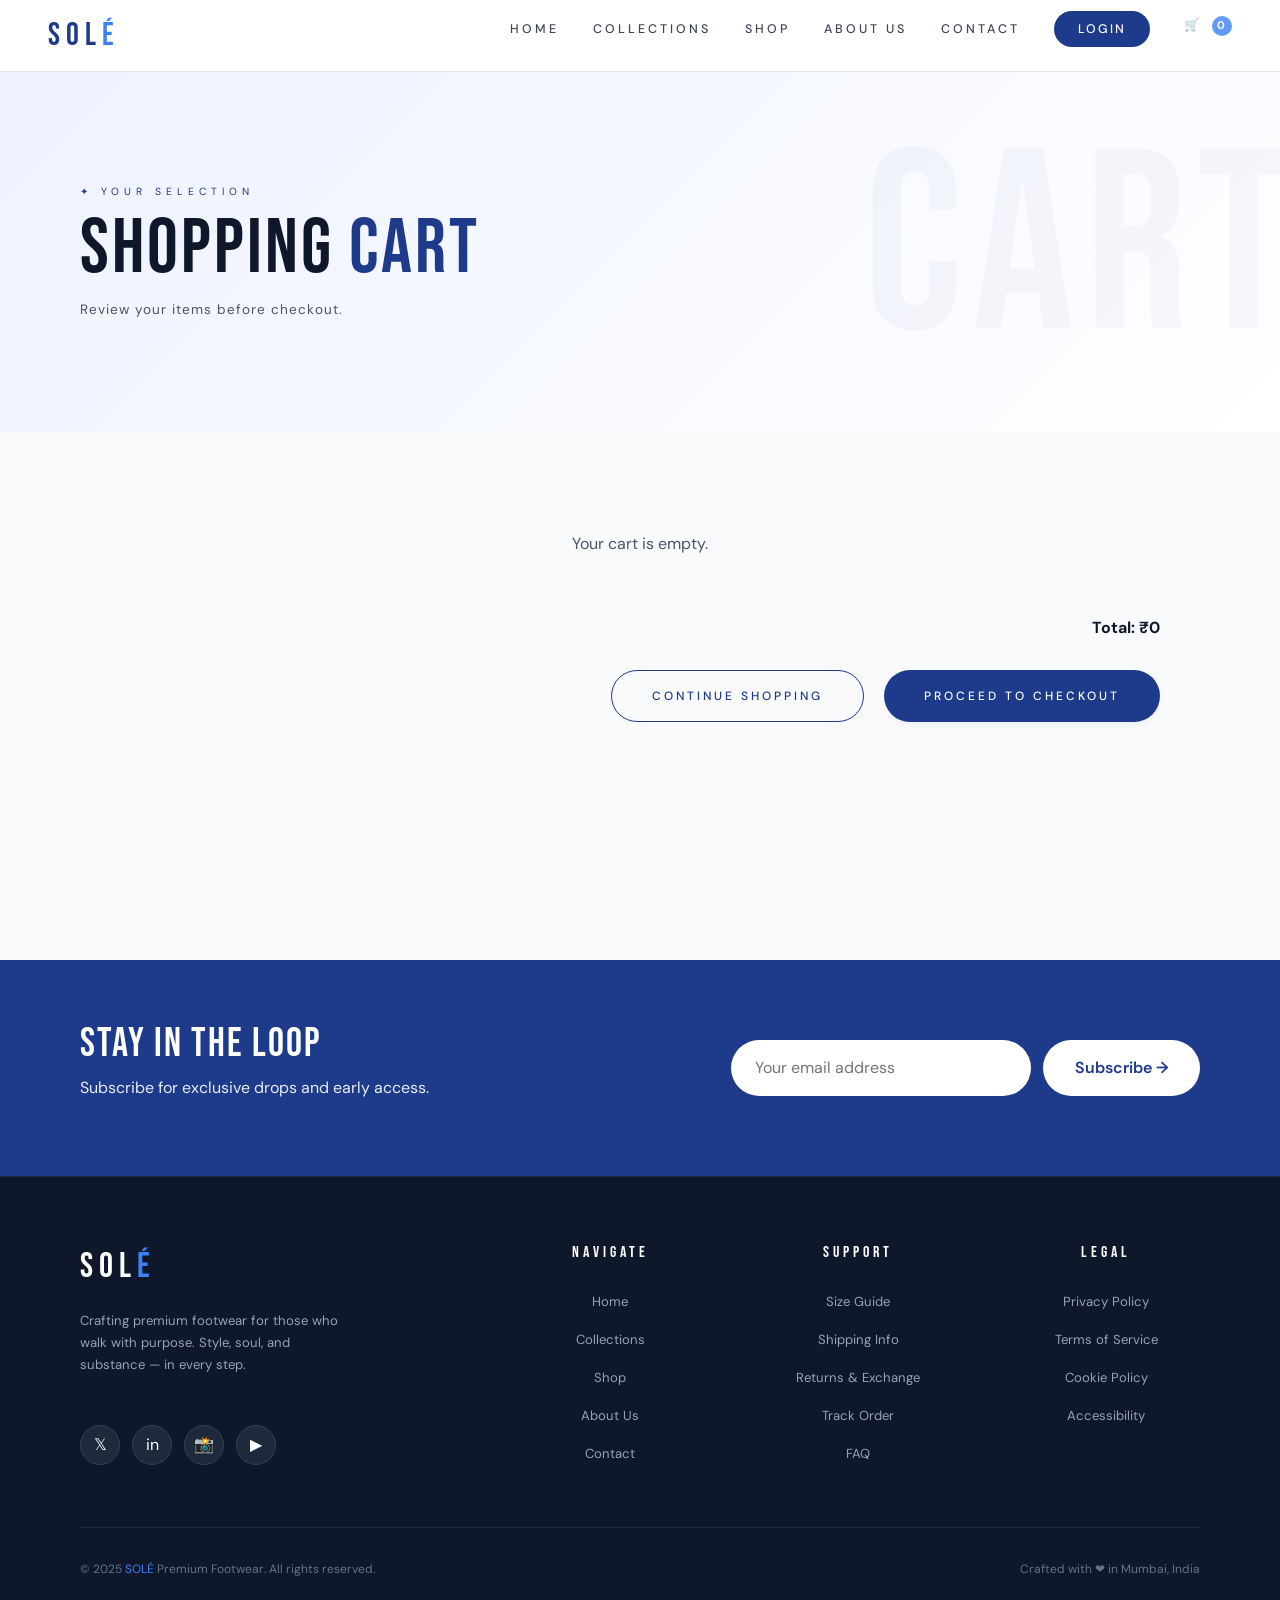
<file: cart.html>
<!DOCTYPE html>
<html lang="en">
<head>
<meta charset="UTF-8">
<meta name="viewport" content="width=device-width, initial-scale=1.0">
<title>SOLÉ — Premium Footwear</title>
<link href="https://fonts.googleapis.com/css2?family=Bebas+Neue&family=DM+Sans:ital,wght@0,300;0,400;0,500;1,300&family=Cormorant+Garamond:ital,wght@1,300;1,500&display=swap" rel="stylesheet">
<link href="https://cdn.jsdelivr.net/npm/bootstrap@5.3.3/dist/css/bootstrap.min.css" rel="stylesheet">
<link rel="stylesheet" href="css/style.css">
</head>
<body>

<!-- ─── NAVBAR ─── -->
<nav>
  <div class="nav-logo" style="cursor:pointer;" onclick="window.location.href='index.html'">SOL<span>É</span></div>
  <ul class="nav-links">
    <li><a href="index.html" id="nav-home">Home</a></li>
    <li><a href="collections.html" id="nav-collections">Collections</a></li>
    <li><a href="shop.html" id="nav-shop">Shop</a></li>
    <li><a href="about.html" id="nav-about">About Us</a></li>
    <li><a href="contact.html" id="nav-contact">Contact</a></li>
    <li><a href="login.html" id="nav-login" class="nav-cta">Login</a></li>
    <li><a href="cart.html" class="cart-link">🛒 <span id="cart-count">0</span></a></li>
  </ul>
</nav>

<!-- ════════════════ CART PAGE ════════════════ -->
<div id="page-cart" class="page active">
  <div class="page-hero" data-title="CART">
    <div class="page-hero-content">
      <div class="section-label">✦ Your Selection</div>
      <div class="page-hero-title">SHOPPING <span>CART</span></div>
      <div class="page-hero-sub">Review your items before checkout.</div>
    </div>
  </div>
  <div style="padding:40px 80px;max-width:1200px;margin:0 auto;">
    <div id="cart-items-container" class="cart-items"></div>
    <div class="cart-total">Total: ₹<span id="cart-total">0</span></div>
    <div style="display:flex;gap:20px;justify-content:flex-end;margin-top:30px;">
      <button class="btn-outline" onclick="window.location.href='shop.html'">Continue Shopping</button>
      <button class="btn-primary" onclick="alert('Proceeding to checkout!')"><span>Proceed to Checkout</span></button>
    </div>
  </div>
</div>

<!-- NEWSLETTER (original structure, subscribe now works) -->
<section class="newsletter">
  <div>
    <h3>STAY IN THE LOOP</h3>
    <p style="opacity:0.9;">Subscribe for exclusive drops and early access.</p>
  </div>
  <div class="newsletter-form">
    <input type="email" id="newsletter-email" placeholder="Your email address">
    <button onclick="handleSubscribe()">Subscribe →</button>
  </div>
</section>

<!-- FOOTER (original) -->
<footer>
  <div class="footer-grid">
    <div class="footer-brand">
      <div class="footer-logo">SOL<span>É</span></div>
      <div class="footer-tagline">Crafting premium footwear for those who walk with purpose. Style, soul, and substance — in every step.</div>
      <div class="social-links">
        <div class="social-btn">𝕏</div>
        <div class="social-btn">in</div>
        <div class="social-btn">📸</div>
        <div class="social-btn">▶</div>
      </div>
    </div>
    <div>
      <div class="footer-col-title">NAVIGATE</div>
      <ul class="footer-links">
        <li><a href="#" onclick="window.location.href='index.html'">Home</a></li>
        <li><a href="#" onclick="window.location.href='collections.html'">Collections</a></li>
        <li><a href="#" onclick="window.location.href='shop.html'">Shop</a></li>
        <li><a href="#" onclick="window.location.href='about.html'">About Us</a></li>
        <li><a href="#" onclick="window.location.href='contact.html'">Contact</a></li>
      </ul>
    </div>
    <div>
      <div class="footer-col-title">SUPPORT</div>
      <ul class="footer-links">
        <li><a href="#">Size Guide</a></li>
        <li><a href="#">Shipping Info</a></li>
        <li><a href="#">Returns & Exchange</a></li>
        <li><a href="#">Track Order</a></li>
        <li><a href="#">FAQ</a></li>
      </ul>
    </div>
    <div>
      <div class="footer-col-title">LEGAL</div>
      <ul class="footer-links">
        <li><a href="#">Privacy Policy</a></li>
        <li><a href="#">Terms of Service</a></li>
        <li><a href="#">Cookie Policy</a></li>
        <li><a href="#">Accessibility</a></li>
      </ul>
    </div>
  </div>
  <div class="footer-bottom">
    <div class="footer-copy">© 2025 <span>SOLÉ</span> Premium Footwear. All rights reserved.</div>
    <div class="footer-copy">Crafted with ❤ in Mumbai, India</div>
  </div>
</footer>

<!-- MODAL -->
<div class="modal" id="productModal">
  <div class="modal-content">
    <span class="modal-close" onclick="closeModal()">&times;</span>
    <div class="modal-product" id="modal-product-content"></div>
  </div>
</div>

<!-- TOAST NOTIFICATION -->
<div class="toast" id="toast">
  <span class="toast-icon">✅</span>
  <span id="toast-msg">Subscribed successfully!</span>
</div>

<script src="https://cdn.jsdelivr.net/npm/bootstrap@5.3.3/dist/js/bootstrap.bundle.min.js"></script>
<script src="js/script.js"></script>
</body>
</html>
</file>
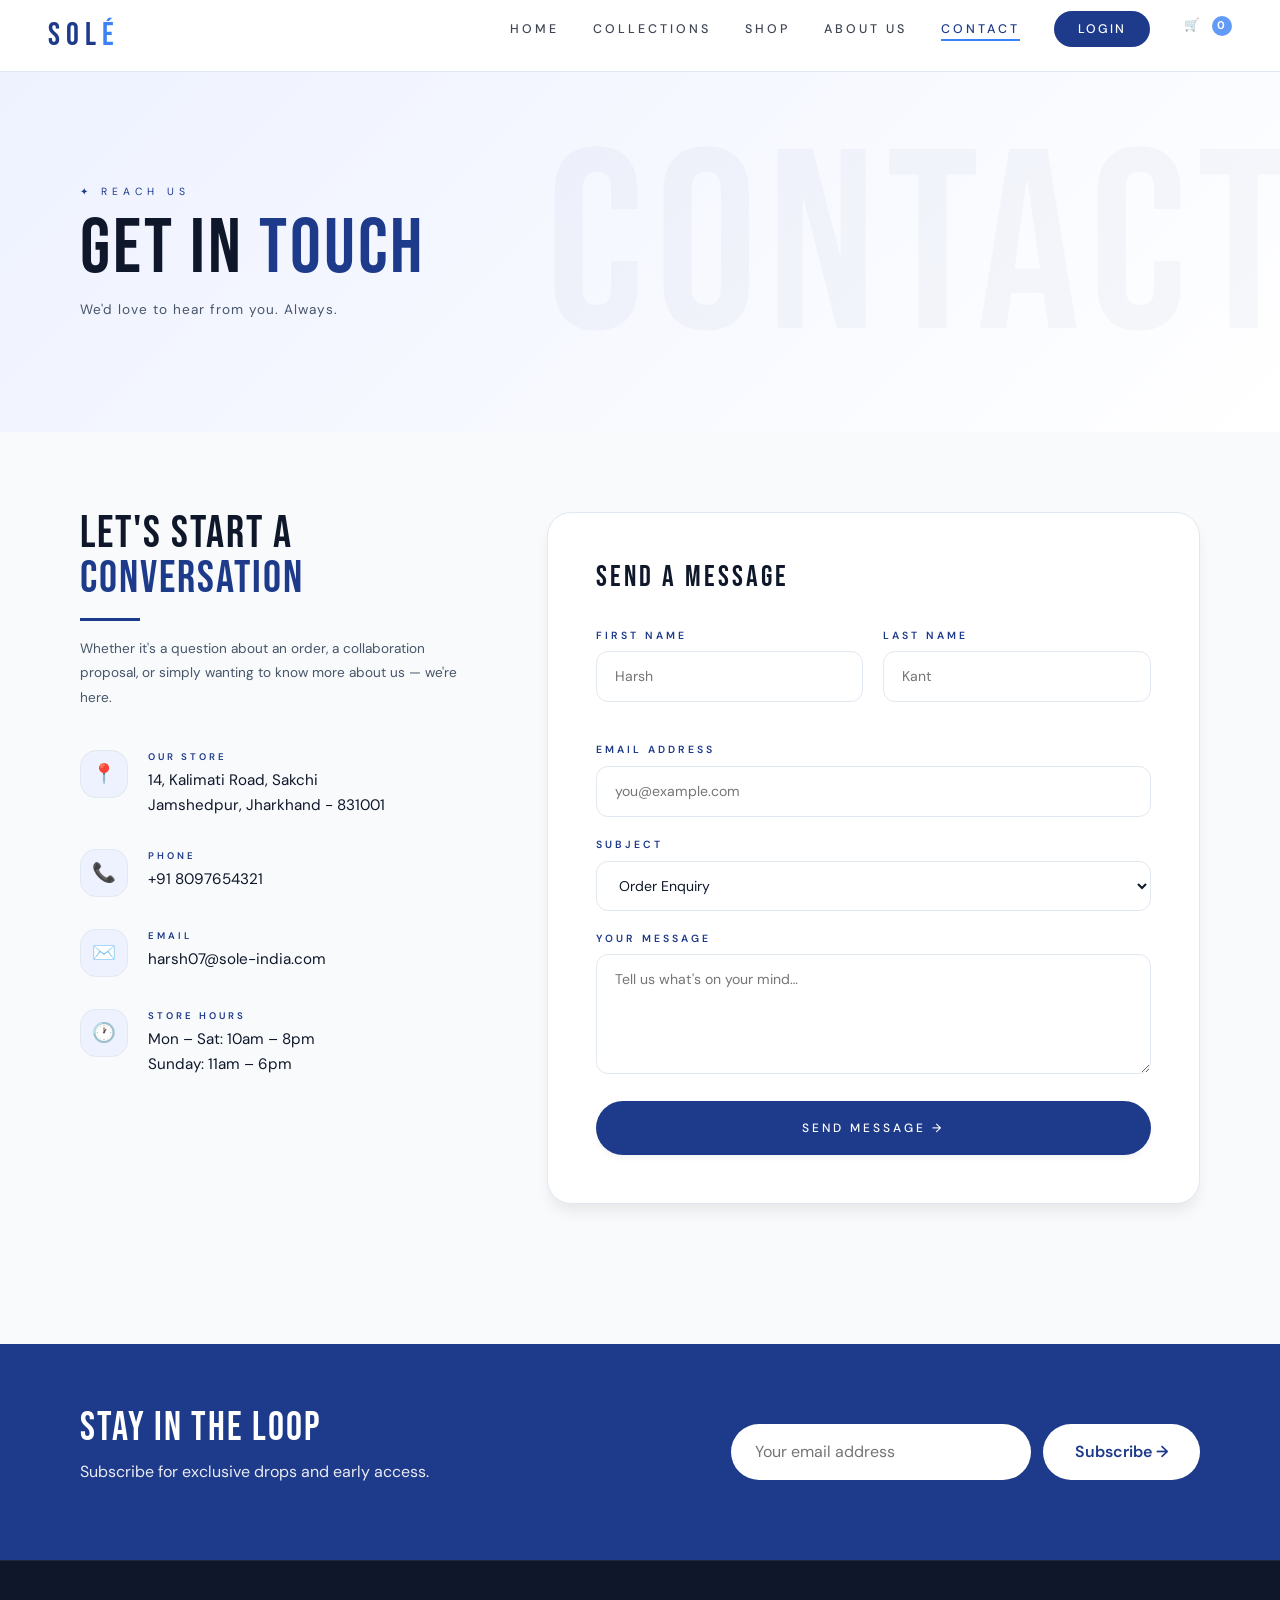
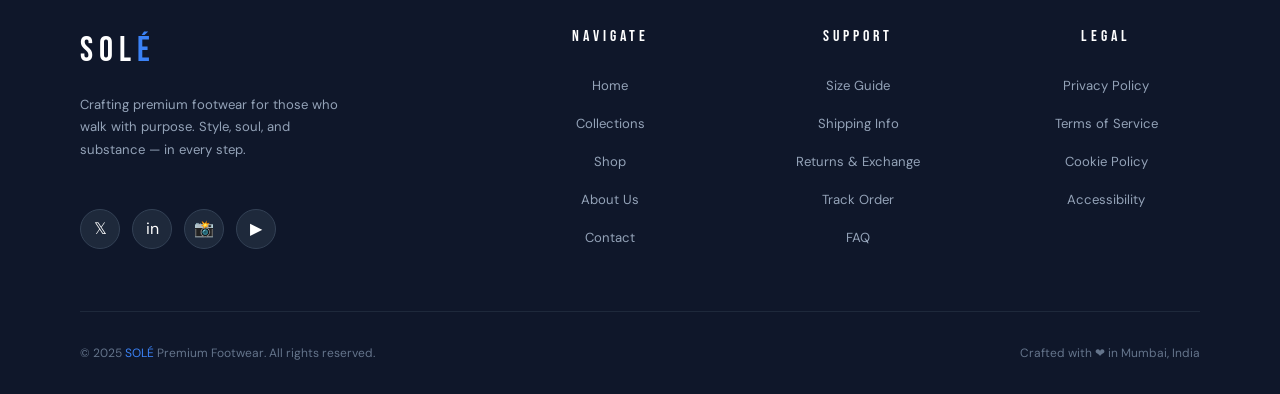
<file: contact.html>
<!DOCTYPE html>
<html lang="en">
<head>
<meta charset="UTF-8">
<meta name="viewport" content="width=device-width, initial-scale=1.0">
<title>SOLÉ — Premium Footwear</title>
<link href="https://fonts.googleapis.com/css2?family=Bebas+Neue&family=DM+Sans:ital,wght@0,300;0,400;0,500;1,300&family=Cormorant+Garamond:ital,wght@1,300;1,500&display=swap" rel="stylesheet">
<link href="https://cdn.jsdelivr.net/npm/bootstrap@5.3.3/dist/css/bootstrap.min.css" rel="stylesheet">
<link rel="stylesheet" href="css/style.css">
</head>
<body>

<!-- ─── NAVBAR ─── -->
<nav>
  <div class="nav-logo" style="cursor:pointer;" onclick="window.location.href='index.html'">SOL<span>É</span></div>
  <ul class="nav-links">
    <li><a href="index.html" id="nav-home">Home</a></li>
    <li><a href="collections.html" id="nav-collections">Collections</a></li>
    <li><a href="shop.html" id="nav-shop">Shop</a></li>
    <li><a href="about.html" id="nav-about">About Us</a></li>
    <li><a href="contact.html" id="nav-contact">Contact</a></li>
    <li><a href="login.html" id="nav-login" class="nav-cta">Login</a></li>
    <li><a href="cart.html" class="cart-link">🛒 <span id="cart-count">0</span></a></li>
  </ul>
</nav>

<!-- ════════════════ CONTACT PAGE ════════════════ -->
<div id="page-contact" class="page active">
  <div class="page-hero" data-title="CONTACT"><div class="page-hero-content"><div class="section-label">✦ Reach Us</div><div class="page-hero-title">GET IN <span>TOUCH</span></div><div class="page-hero-sub">We'd love to hear from you. Always.</div></div></div>
  <div class="contact-layout">
    <div class="contact-left">
      <h2 style="font-family:'Bebas Neue',sans-serif;font-size:2.8rem;letter-spacing:2px;color:var(--dark-text);line-height:1;margin-bottom:8px;">LET'S START A<br><span style="color:var(--primary-blue);">CONVERSATION</span></h2><div class="divider-line"></div><p style="color:var(--muted-text);font-size:0.85rem;line-height:1.8;margin-bottom:40px;">Whether it's a question about an order, a collaboration proposal, or simply wanting to know more about us — we're here.</p>
      <div class="contact-info-item"><div class="contact-icon">📍</div><div><div class="contact-info-label">Our Store</div><div class="contact-info-val">14, Kalimati Road, Sakchi<br>Jamshedpur, Jharkhand - 831001</div></div></div>
      <div class="contact-info-item"><div class="contact-icon">📞</div><div><div class="contact-info-label">Phone</div><div class="contact-info-val">+91 8097654321</div></div></div>
      <div class="contact-info-item"><div class="contact-icon">✉️</div><div><div class="contact-info-label">Email</div><div class="contact-info-val">harsh07@sole-india.com</div></div></div>
      <div class="contact-info-item"><div class="contact-icon">🕐</div><div><div class="contact-info-label">Store Hours</div><div class="contact-info-val">Mon – Sat: 10am – 8pm<br>Sunday: 11am – 6pm</div></div></div>
    </div>
    <div class="contact-form">
      <h3 style="font-family:'Bebas Neue',sans-serif;font-size:1.8rem;letter-spacing:3px;color:var(--dark-text);margin-bottom:32px;">SEND A MESSAGE</h3>
      <form id="contactForm" action="https://api.web3forms.com/submit" method="POST">
        <input type="hidden" name="access_key" value="a686854d-e722-40cd-bc6a-5eeda5dccbdd">
        <div class="form-row">
          <div class="form-group"><label>First Name</label><input type="text" name="name" placeholder="Harsh" required></div>
          <div class="form-group"><label>Last Name</label><input type="text" name="last_name" placeholder="Kant" required></div>
        </div>
        <div class="form-group"><label>Email Address</label><input type="email" name="email" placeholder="you@example.com" required></div>
        <div class="form-group">
          <label>Subject</label>
          <select name="subject">
            <option>Order Enquiry</option>
            <option>Product Information</option>
            <option>Return / Exchange</option>
            <option>Wholesale</option>
            <option>Other</option>
          </select>
        </div>
        <div class="form-group"><label>Your Message</label><textarea name="message" placeholder="Tell us what's on your mind…" required></textarea></div>
        <button type="submit" class="btn-primary" style="width:100%;padding:18px;"><span>Send Message →</span></button>
      </form>
    </div>
  </div>
</div>

<!-- NEWSLETTER (original structure, subscribe now works) -->
<section class="newsletter">
  <div>
    <h3>STAY IN THE LOOP</h3>
    <p style="opacity:0.9;">Subscribe for exclusive drops and early access.</p>
  </div>
  <div class="newsletter-form">
    <input type="email" id="newsletter-email" placeholder="Your email address">
    <button onclick="handleSubscribe()">Subscribe →</button>
  </div>
</section>

<!-- FOOTER (original) -->
<footer>
  <div class="footer-grid">
    <div class="footer-brand">
      <div class="footer-logo">SOL<span>É</span></div>
      <div class="footer-tagline">Crafting premium footwear for those who walk with purpose. Style, soul, and substance — in every step.</div>
      <div class="social-links">
        <div class="social-btn">𝕏</div>
        <div class="social-btn">in</div>
        <div class="social-btn">📸</div>
        <div class="social-btn">▶</div>
      </div>
    </div>
    <div>
      <div class="footer-col-title">NAVIGATE</div>
      <ul class="footer-links">
        <li><a href="#" onclick="window.location.href='index.html'">Home</a></li>
        <li><a href="#" onclick="window.location.href='collections.html'">Collections</a></li>
        <li><a href="#" onclick="window.location.href='shop.html'">Shop</a></li>
        <li><a href="#" onclick="window.location.href='about.html'">About Us</a></li>
        <li><a href="#" onclick="window.location.href='contact.html'">Contact</a></li>
      </ul>
    </div>
    <div>
      <div class="footer-col-title">SUPPORT</div>
      <ul class="footer-links">
        <li><a href="#">Size Guide</a></li>
        <li><a href="#">Shipping Info</a></li>
        <li><a href="#">Returns & Exchange</a></li>
        <li><a href="#">Track Order</a></li>
        <li><a href="#">FAQ</a></li>
      </ul>
    </div>
    <div>
      <div class="footer-col-title">LEGAL</div>
      <ul class="footer-links">
        <li><a href="#">Privacy Policy</a></li>
        <li><a href="#">Terms of Service</a></li>
        <li><a href="#">Cookie Policy</a></li>
        <li><a href="#">Accessibility</a></li>
      </ul>
    </div>
  </div>
  <div class="footer-bottom">
    <div class="footer-copy">© 2025 <span>SOLÉ</span> Premium Footwear. All rights reserved.</div>
    <div class="footer-copy">Crafted with ❤ in Mumbai, India</div>
  </div>
</footer>

<!-- MODAL -->
<div class="modal" id="productModal">
  <div class="modal-content">
    <span class="modal-close" onclick="closeModal()">&times;</span>
    <div class="modal-product" id="modal-product-content"></div>
  </div>
</div>

<!-- TOAST NOTIFICATION -->
<div class="toast" id="toast">
  <span class="toast-icon">✅</span>
  <span id="toast-msg">Subscribed successfully!</span>
</div>

<script src="https://cdn.jsdelivr.net/npm/bootstrap@5.3.3/dist/js/bootstrap.bundle.min.js"></script>
<script src="js/script.js"></script>
</body>
</html>
</file>
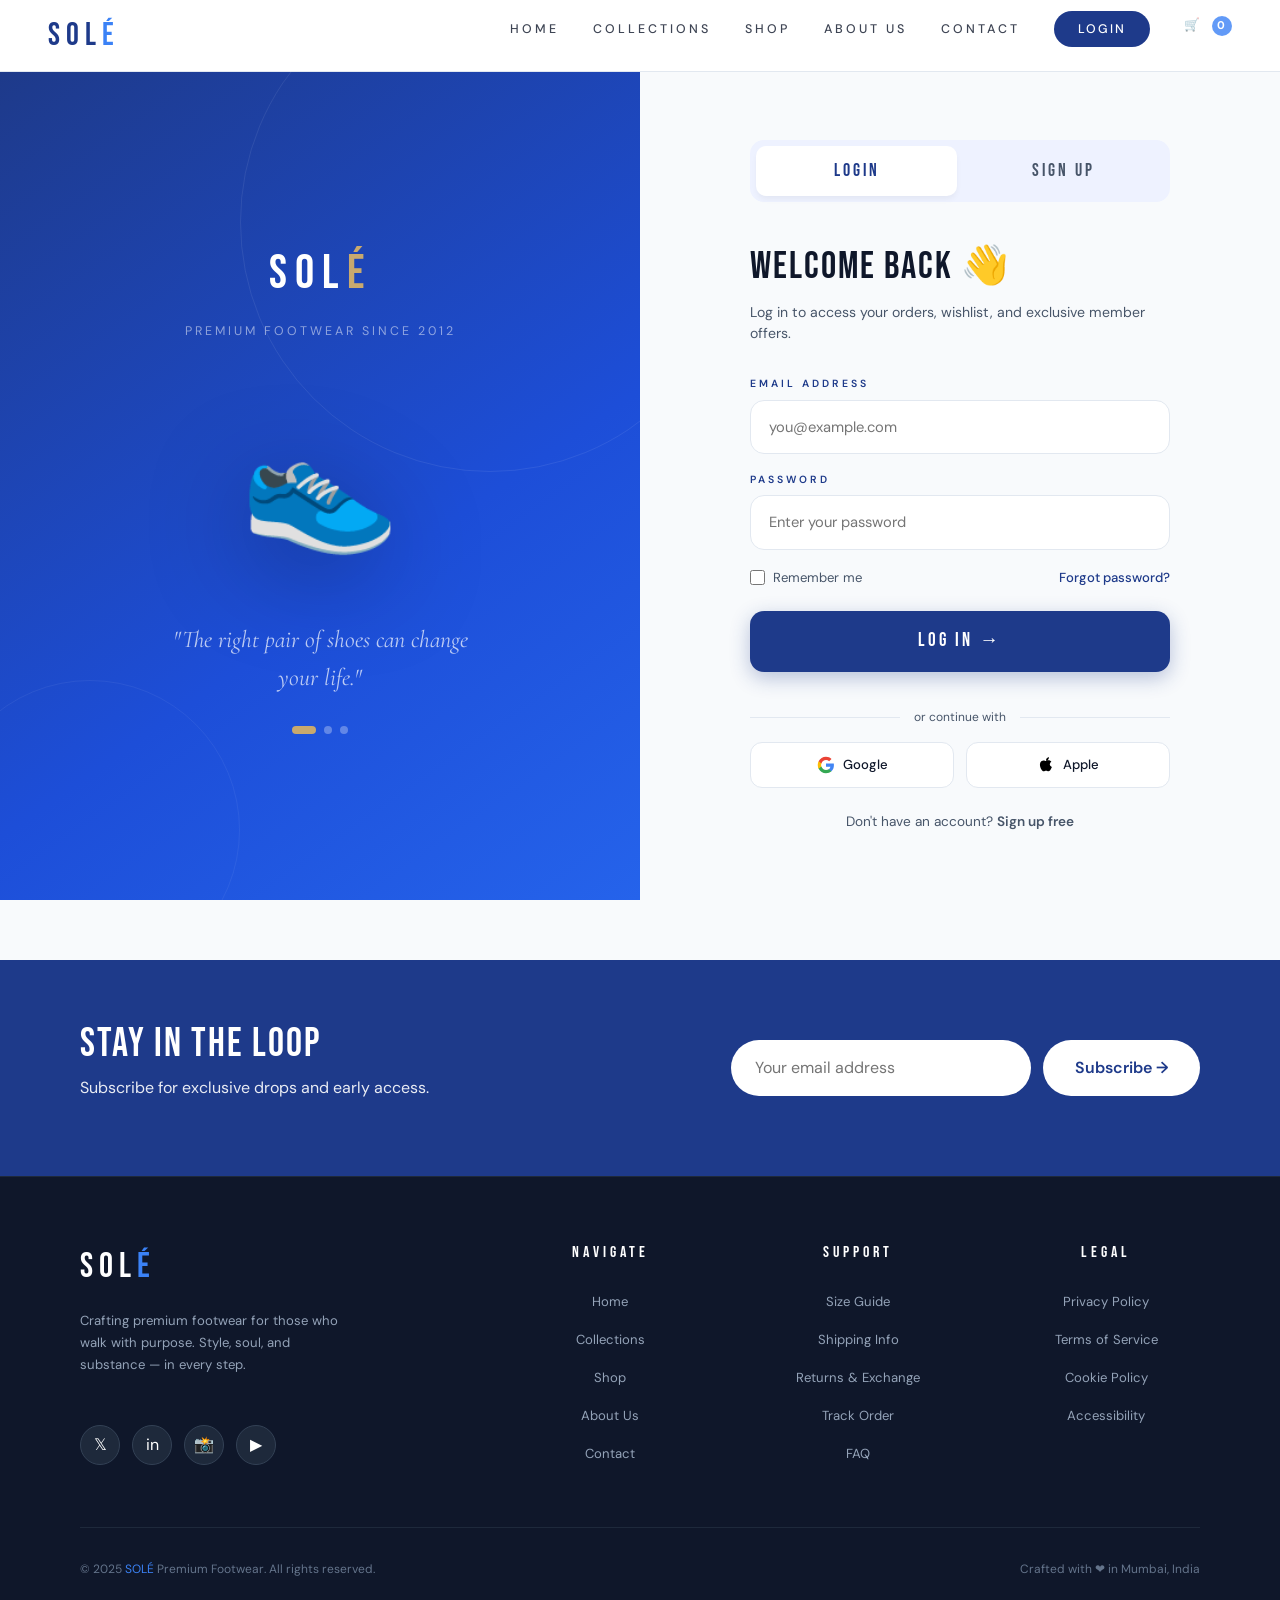
<file: login.html>
<!DOCTYPE html>
<html lang="en">
<head>
<meta charset="UTF-8">
<meta name="viewport" content="width=device-width, initial-scale=1.0">
<title>SOLÉ — Premium Footwear</title>
<link href="https://fonts.googleapis.com/css2?family=Bebas+Neue&family=DM+Sans:ital,wght@0,300;0,400;0,500;1,300&family=Cormorant+Garamond:ital,wght@1,300;1,500&display=swap" rel="stylesheet">
<link href="https://cdn.jsdelivr.net/npm/bootstrap@5.3.3/dist/css/bootstrap.min.css" rel="stylesheet">
<link rel="stylesheet" href="css/style.css">
</head>
<body>

<!-- ─── NAVBAR ─── -->
<nav>
  <div class="nav-logo" style="cursor:pointer;" onclick="window.location.href='index.html'">SOL<span>É</span></div>
  <ul class="nav-links">
    <li><a href="index.html" id="nav-home">Home</a></li>
    <li><a href="collections.html" id="nav-collections">Collections</a></li>
    <li><a href="shop.html" id="nav-shop">Shop</a></li>
    <li><a href="about.html" id="nav-about">About Us</a></li>
    <li><a href="contact.html" id="nav-contact">Contact</a></li>
    <li><a href="login.html" id="nav-login" class="nav-cta">Login</a></li>
    <li><a href="cart.html" class="cart-link">🛒 <span id="cart-count">0</span></a></li>
  </ul>
</nav>

<!-- ════════════════ LOGIN PAGE (REDESIGNED) ════════════════ -->
<div id="page-login" class="page active">
  <div class="login-page-wrap">

    <!-- Left visual panel -->
    <div class="login-visual">
      <div class="lv-logo">SOL<span>É</span></div>
      <div class="lv-tagline">Premium Footwear Since 2012</div>
      <div class="lv-shoe">👟</div>
      <div class="lv-quote">"The right pair of shoes can change your life."</div>
      <div class="lv-dots">
        <div class="lv-dot active"></div>
        <div class="lv-dot"></div>
        <div class="lv-dot"></div>
      </div>
    </div>

    <!-- Right form panel -->
    <div class="login-form-panel">
      <div class="login-box">
        <!-- Tabs -->
        <div class="login-tabs">
          <div class="login-tab active" onclick="switchLoginTab('login')">Login</div>
          <div class="login-tab" onclick="switchLoginTab('signup')">Sign Up</div>
        </div>

        <!-- LOGIN FORM -->
        <div id="login-form" class="login-form active">
          <div class="login-title">Welcome Back 👋</div>
          <div class="login-subtitle">Log in to access your orders, wishlist, and exclusive member offers.</div>
          <div class="lf-group"><label>Email Address</label><input type="email" placeholder="you@example.com"></div>
          <div class="lf-group"><label>Password</label><input type="password" id="login-pwd" placeholder="Enter your password"></div>
          <div class="lf-row">
            <label class="lf-check"><input type="checkbox"> Remember me</label>
            <a href="#" class="lf-forgot">Forgot password?</a>
          </div>
          <button class="btn-login" onclick="handleLogin()">LOG IN →</button>
          <div class="lf-divider"><span>or continue with</span></div>
          <div class="social-login">
            <button class="social-login-btn"><svg width="18" height="18" viewBox="0 0 24 24" xmlns="http://www.w3.org/2000/svg"><path d="M22.56 12.25c0-.78-.07-1.53-.2-2.25H12v4.26h5.92c-.26 1.37-1.04 2.53-2.21 3.31v2.77h3.57c2.08-1.92 3.28-4.74 3.28-8.09z" fill="#4285F4"/><path d="M12 23c2.97 0 5.46-.98 7.28-2.66l-3.57-2.77c-.98.66-2.23 1.06-3.71 1.06-2.86 0-5.29-1.93-6.16-4.53H2.18v2.84C3.99 20.53 7.7 23 12 23z" fill="#34A853"/><path d="M5.84 14.09c-.22-.66-.35-1.36-.35-2.09s.13-1.43.35-2.09V7.07H2.18C1.43 8.55 1 10.22 1 12s.43 3.45 1.18 4.93l2.85-2.22.81-.62z" fill="#FBBC05"/><path d="M12 5.38c1.62 0 3.06.56 4.21 1.64l3.15-3.15C17.45 2.09 14.97 1 12 1 7.7 1 3.99 3.47 2.18 7.07l3.66 2.84c.87-2.6 3.3-4.53 6.16-4.53z" fill="#EA4335"/></svg> Google</button>
            <button class="social-login-btn"><svg width="18" height="18" viewBox="0 0 24 24" xmlns="http://www.w3.org/2000/svg"><path d="M17.05 11.46c-.02-2.45 2.01-3.64 2.1-3.69-1.15-1.68-2.94-1.92-3.57-1.94-1.51-.15-2.95.89-3.72.89-.78 0-1.95-.87-3.21-.85-1.62.02-3.12.94-3.95 2.4-1.68 2.92-.43 7.23 1.22 9.6.81 1.16 1.76 2.45 3.02 2.41 1.21-.04 1.69-.78 3.16-.78 1.46 0 1.91.78 3.18.75 1.3-.02 2.13-1.17 2.93-2.33 1.12-1.64 1.58-3.23 1.6-3.32-.04-.02-2.73-1.04-2.76-3.14zM14.94 4.54c.67-.81 1.12-1.94.99-3.04-1.01.04-2.19.67-2.88 1.5-.6.71-1.13 1.87-.98 2.95 1.12.09 2.22-.61 2.87-1.41z" fill="#000000"/></svg> Apple</button>
          </div>
          <div class="lf-switch">Don't have an account? <a onclick="switchLoginTab('signup')">Sign up free</a></div>
        </div>

        <!-- SIGNUP FORM -->
        <div id="signup-form" class="login-form">
          <div class="login-title">Create Account ✨</div>
          <div class="login-subtitle">Join 50,000+ style-forward customers. Get early access to new drops and exclusive deals.</div>
          <div class="lf-group"><label>Full Name</label><input type="text" placeholder="Enter your name"></div>
          <div class="lf-group"><label>Email Address</label><input type="email" placeholder="you@example.com"></div>
          <div class="lf-group">
            <label>Password</label>
            <input type="password" id="signup-pwd" placeholder="Create a strong password" oninput="checkStrength(this.value)">
            <div class="strength-bar"><div class="strength-fill" id="strength-fill"></div></div>
          </div>
          <div class="lf-group"><label>Confirm Password</label><input type="password" placeholder="Confirm your password"></div>
          <button class="btn-login" onclick="handleSignup()">CREATE ACCOUNT →</button>
          <div class="lf-divider"><span>or sign up with</span></div>
          <div class="social-login">
            <button class="social-login-btn"><svg width="18" height="18" viewBox="0 0 24 24" xmlns="http://www.w3.org/2000/svg"><path d="M22.56 12.25c0-.78-.07-1.53-.2-2.25H12v4.26h5.92c-.26 1.37-1.04 2.53-2.21 3.31v2.77h3.57c2.08-1.92 3.28-4.74 3.28-8.09z" fill="#4285F4"/><path d="M12 23c2.97 0 5.46-.98 7.28-2.66l-3.57-2.77c-.98.66-2.23 1.06-3.71 1.06-2.86 0-5.29-1.93-6.16-4.53H2.18v2.84C3.99 20.53 7.7 23 12 23z" fill="#34A853"/><path d="M5.84 14.09c-.22-.66-.35-1.36-.35-2.09s.13-1.43.35-2.09V7.07H2.18C1.43 8.55 1 10.22 1 12s.43 3.45 1.18 4.93l2.85-2.22.81-.62z" fill="#FBBC05"/><path d="M12 5.38c1.62 0 3.06.56 4.21 1.64l3.15-3.15C17.45 2.09 14.97 1 12 1 7.7 1 3.99 3.47 2.18 7.07l3.66 2.84c.87-2.6 3.3-4.53 6.16-4.53z" fill="#EA4335"/></svg> Google</button>
            <button class="social-login-btn"><svg width="18" height="18" viewBox="0 0 24 24" xmlns="http://www.w3.org/2000/svg"><path d="M17.05 11.46c-.02-2.45 2.01-3.64 2.1-3.69-1.15-1.68-2.94-1.92-3.57-1.94-1.51-.15-2.95.89-3.72.89-.78 0-1.95-.87-3.21-.85-1.62.02-3.12.94-3.95 2.4-1.68 2.92-.43 7.23 1.22 9.6.81 1.16 1.76 2.45 3.02 2.41 1.21-.04 1.69-.78 3.16-.78 1.46 0 1.91.78 3.18.75 1.3-.02 2.13-1.17 2.93-2.33 1.12-1.64 1.58-3.23 1.6-3.32-.04-.02-2.73-1.04-2.76-3.14zM14.94 4.54c.67-.81 1.12-1.94.99-3.04-1.01.04-2.19.67-2.88 1.5-.6.71-1.13 1.87-.98 2.95 1.12.09 2.22-.61 2.87-1.41z" fill="#000000"/></svg> Apple</button>
          </div>
          <div class="lf-terms">By signing up you agree to our <a href="#">Terms of Service</a> and <a href="#">Privacy Policy</a>.</div>
          <div class="lf-switch">Already have an account? <a onclick="switchLoginTab('login')">Log in</a></div>
        </div>

      </div>
    </div>
  </div>                
</div><!-- end login -->

<!-- NEWSLETTER (original structure, subscribe now works) -->
<section class="newsletter">
  <div>
    <h3>STAY IN THE LOOP</h3>
    <p style="opacity:0.9;">Subscribe for exclusive drops and early access.</p>
  </div>
  <div class="newsletter-form">
    <input type="email" id="newsletter-email" placeholder="Your email address">
    <button onclick="handleSubscribe()">Subscribe →</button>
  </div>
</section>

<!-- FOOTER (original) -->
<footer>
  <div class="footer-grid">
    <div class="footer-brand">
      <div class="footer-logo">SOL<span>É</span></div>
      <div class="footer-tagline">Crafting premium footwear for those who walk with purpose. Style, soul, and substance — in every step.</div>
      <div class="social-links">
        <div class="social-btn">𝕏</div>
        <div class="social-btn">in</div>
        <div class="social-btn">📸</div>
        <div class="social-btn">▶</div>
      </div>
    </div>
    <div>
      <div class="footer-col-title">NAVIGATE</div>
      <ul class="footer-links">
        <li><a href="#" onclick="window.location.href='index.html'">Home</a></li>
        <li><a href="#" onclick="window.location.href='collections.html'">Collections</a></li>
        <li><a href="#" onclick="window.location.href='shop.html'">Shop</a></li>
        <li><a href="#" onclick="window.location.href='about.html'">About Us</a></li>
        <li><a href="#" onclick="window.location.href='contact.html'">Contact</a></li>
      </ul>
    </div>
    <div>
      <div class="footer-col-title">SUPPORT</div>
      <ul class="footer-links">
        <li><a href="#">Size Guide</a></li>
        <li><a href="#">Shipping Info</a></li>
        <li><a href="#">Returns & Exchange</a></li>
        <li><a href="#">Track Order</a></li>
        <li><a href="#">FAQ</a></li>
      </ul>
    </div>
    <div>
      <div class="footer-col-title">LEGAL</div>
      <ul class="footer-links">
        <li><a href="#">Privacy Policy</a></li>
        <li><a href="#">Terms of Service</a></li>
        <li><a href="#">Cookie Policy</a></li>
        <li><a href="#">Accessibility</a></li>
      </ul>
    </div>
  </div>
  <div class="footer-bottom">
    <div class="footer-copy">© 2025 <span>SOLÉ</span> Premium Footwear. All rights reserved.</div>
    <div class="footer-copy">Crafted with ❤ in Mumbai, India</div>
  </div>
</footer>

<!-- MODAL -->
<div class="modal" id="productModal">
  <div class="modal-content">
    <span class="modal-close" onclick="closeModal()">&times;</span>
    <div class="modal-product" id="modal-product-content"></div>
  </div>
</div>

<!-- TOAST NOTIFICATION -->
<div class="toast" id="toast">
  <span class="toast-icon">✅</span>
  <span id="toast-msg">Subscribed successfully!</span>
</div>

<script src="https://cdn.jsdelivr.net/npm/bootstrap@5.3.3/dist/js/bootstrap.bundle.min.js"></script>
<script src="js/script.js"></script>
</body>
</html>
</file>
<file: css/style.css>
:root {
    --white: #ffffff; --light-bg: #f8fafc; --card-bg: #ffffff;
    --primary-blue: #1e3a8a; --accent-blue: #3b82f6; --dark-text: #0f172a;
    --muted-text: #475569; --border-light: #e2e8f0;
    --shadow-sm: 0 4px 6px -1px rgba(0, 0, 0, 0.05);
    --shadow-md: 0 10px 15px -3px rgba(0, 0, 0, 0.08);
    --shadow-lg: 0 20px 25px -5px rgba(0, 0, 0, 0.1);
    --accent-gold: #c8a96e;
  }
  * { margin: 0; padding: 0; box-sizing: border-box; }
  html { scroll-behavior: smooth; }
  body {
    font-family: 'DM Sans', sans-serif; background: var(--light-bg);
    color: var(--dark-text); overflow-x: hidden;
  }

  /* ─── NAVBAR ─── */
  nav {
    position: fixed; top: 0; left: 0; right: 0; z-index: 100;
    display: flex; align-items: center; justify-content: space-between;
    padding: 0 48px; height: 72px; background: rgba(255,255,255,0.9);
    backdrop-filter: blur(12px); border-bottom: 1px solid var(--border-light);
    transition: background 0.3s, box-shadow 0.3s;
  }
  .nav-logo { font-family: 'Bebas Neue', sans-serif; font-size: 2rem; letter-spacing: 6px; color: var(--primary-blue); cursor: pointer; }
  .nav-logo span { color: var(--accent-blue); }
  .nav-links { display: flex; gap: 34px; list-style: none; align-items: center; }
  .nav-links li a {
    text-decoration: none; color: var(--dark-text); font-size: 0.78rem; font-weight: 500;
    letter-spacing: 3px; text-transform: uppercase; opacity: 0.8; padding-bottom: 4px;
    position: relative; transition: opacity 0.3s, color 0.3s;
  }
  .nav-links li a::after { content: ''; position: absolute; bottom: 0; left: 0; width: 0; height: 2px; background: var(--accent-blue); transition: width 0.3s ease; }
  .nav-links li a:hover { opacity: 1; color: var(--primary-blue); }
  .nav-links li a:hover::after { width: 100%; }
  .nav-links li a.active { opacity: 1; color: var(--primary-blue); }
  .nav-links li a.active::after { width: 100%; }
  .nav-cta {
    background: var(--primary-blue); color: white !important; padding: 10px 24px !important;
    opacity: 1 !important; font-weight: 500 !important; letter-spacing: 2px !important;
    transition: background 0.3s, transform 0.2s !important; border-radius: 30px;
  }
  .nav-cta:hover { background: var(--accent-blue) !important; transform: scale(1.04); }
  .nav-cta::after { display: none !important; }
  .cart-link { display: flex; align-items: center; gap: 5px; }
  #cart-count {
    background: var(--accent-blue); color: white; border-radius: 50%;
    width: 20px; height: 20px; display: flex; align-items: center; justify-content: center;
    font-size: 0.7rem; font-weight: bold; margin-left: 4px;
  }

  /* ─── PAGES ─── */
  .page { display: none; min-height: 100vh; padding-top: 72px; }
  .page.active { display: block; }

  /* ─── HERO ─── */
  .hero {
    position: relative; min-height: calc(100vh - 72px); display: grid;
    grid-template-columns: 1fr 1fr; overflow: hidden;
    background: linear-gradient(145deg, #ffffff 0%, #eef2ff 100%);
  }
  .hero-left {
    display: flex; flex-direction: column; justify-content: center;
    padding: 60px 60px 80px 80px; position: relative; z-index: 2; background: transparent;
  }
  .hero-tag {
    display: inline-block; font-size: 0.65rem; letter-spacing: 5px; text-transform: uppercase;
    color: var(--primary-blue); border: 1px solid var(--primary-blue); padding: 6px 16px;
    margin-bottom: 32px; width: fit-content; animation: fadeUp 0.8s ease both;
    background: rgba(59,130,246,0.05); border-radius: 30px;
  }
  .hero-title {
    font-family: 'Bebas Neue', sans-serif; font-size: clamp(4rem,7vw,7.5rem);
    line-height: 0.92; letter-spacing: 2px; color: var(--dark-text);
    animation: fadeUp 0.8s 0.15s ease both;
  }
  .hero-title .blue { color: var(--primary-blue); }
  .hero-italic {
    font-family: 'Cormorant Garamond', serif; font-style: italic;
    font-size: clamp(2.5rem,4vw,4.5rem); color: var(--muted-text); opacity: 0.7; line-height: 1;
  }
  .hero-sub {
    margin-top: 28px; font-size: 0.9rem; font-weight: 300; line-height: 1.8;
    color: var(--muted-text); max-width: 380px; animation: fadeUp 0.8s 0.3s ease both;
  }
  .hero-actions { display: flex; gap: 16px; margin-top: 32px; animation: fadeUp 0.8s 0.45s ease both; }
  .btn-primary {
    background: var(--primary-blue); color: white; border: none; padding: 16px 40px;
    font-family: 'DM Sans', sans-serif; font-size: 0.75rem; font-weight: 500;
    letter-spacing: 3px; text-transform: uppercase; cursor: pointer;
    transition: background 0.3s, transform 0.2s; position: relative; overflow: hidden;
    border-radius: 40px; box-shadow: var(--shadow-sm);
  }
  .btn-primary::before {
    content: ''; position: absolute; top: 0; left: -100%; width: 100%; height: 100%;
    background: var(--accent-blue); transition: left 0.4s ease; z-index: 0;
  }
  .btn-primary:hover::before { left: 0; }
  .btn-primary span { position: relative; z-index: 1; }
  .btn-outline {
    background: transparent; color: var(--primary-blue); border: 1px solid var(--primary-blue);
    padding: 16px 40px; font-family: 'DM Sans', sans-serif; font-size: 0.75rem;
    font-weight: 500; letter-spacing: 3px; text-transform: uppercase; cursor: pointer;
    transition: all 0.3s; border-radius: 40px;
  }
  .btn-outline:hover { background: var(--primary-blue); color: white; }

  .hero-right { position: relative; width: 100%; height: 100%; overflow: hidden; }
  .hero-bg-image {
    position: absolute; top: 0; left: 0; width: 100%; height: 100%;
    object-fit: cover; object-position: center 30%; z-index: 1;
  }
  .hero-right::after {
    content: ''; position: absolute; inset: 0;
    background: linear-gradient(to right, rgba(255,255,255,0.1), rgba(30,58,138,0.05)); z-index: 1;
  }
  .hero-badge {
    position: absolute; top: 15%; right: 8%; width: 110px; height: 110px;
    border-radius: 50%; background: var(--primary-blue); display: flex;
    flex-direction: column; align-items: center; justify-content: center;
    animation: rotateBadge 8s linear infinite; color: white; box-shadow: var(--shadow-lg); z-index: 3;
  }
  .hero-badge .badge-num { font-family: 'Bebas Neue', sans-serif; font-size: 2rem; line-height: 1; }
  .hero-badge .badge-text { font-size: 0.55rem; letter-spacing: 2px; text-transform: uppercase; font-weight: 500; }

  /* ─── HERO EXTRA ELEMENTS (NEW – non-breaking additions) ─── */
  .hero-stats-row {
    display: flex; gap: 32px; margin-top: 36px;
    animation: fadeUp 0.8s 0.6s ease both;
  }
  .hero-stat { text-align: left; }
  .hero-stat-num {
    font-family: 'Bebas Neue', sans-serif; font-size: 2rem;
    color: var(--primary-blue); line-height: 1; letter-spacing: 1px;
  }
  .hero-stat-label {
    font-size: 0.62rem; letter-spacing: 2px; text-transform: uppercase;
    color: var(--muted-text); margin-top: 2px;
  }
  .hero-floating-card {
    position: absolute; bottom: 60px; left: 40px; z-index: 4;
    background: white; border-radius: 20px; padding: 16px 22px;
    box-shadow: 0 20px 50px rgba(30,58,138,0.18);
    display: flex; align-items: center; gap: 14px;
    animation: fadeUp 1s 0.9s ease both; border: 1px solid rgba(59,130,246,0.1);
    min-width: 220px;
  }
  .fc-icon { font-size: 2.2rem; }
  .fc-label { font-size: 0.65rem; letter-spacing: 2px; text-transform: uppercase; color: var(--muted-text); }
  .fc-val { font-family: 'Bebas Neue', sans-serif; font-size: 1.1rem; letter-spacing: 1px; color: var(--dark-text); }
  .hero-scroll-pill {
    position: absolute; bottom: 60px; right: 60px; z-index: 4;
    display: flex; flex-direction: column; align-items: center; gap: 6px;
    animation: fadeUp 1s 1s ease both;
  }
  .hero-scroll-pill span { font-size: 0.6rem; letter-spacing: 3px; text-transform: uppercase; color: rgba(255,255,255,0.7); }
  .scroll-pill-dot { width: 8px; height: 8px; border-radius: 50%; background: white; animation: scrollBounce 1.4s ease-in-out infinite; }

  .scroll-hint {
    position: absolute; bottom: 48px; right: 48px; display: flex; flex-direction: column;
    align-items: center; gap: 8px; animation: fadeUp 1s 0.8s ease both; z-index: 3;
  }
  .scroll-hint span { font-size: 0.6rem; letter-spacing: 3px; text-transform: uppercase; color: var(--muted-text); writing-mode: vertical-lr; }
  .scroll-line { width: 2px; height: 60px; background: linear-gradient(to bottom, var(--primary-blue), transparent); animation: scrollLine 1.5s ease-in-out infinite; }

  /* MARQUEE */
  .marquee-bar { 
    background: rgba(30, 58, 138, 0.9); 
    backdrop-filter: blur(12px);
    padding: 20px 0; 
    overflow: hidden; 
    white-space: nowrap; 
    border-top: 1px solid rgba(255,255,255,0.1); 
    border-bottom: 1px solid rgba(255,255,255,0.1);
    position: relative;
    z-index: 10;
    margin-top: 0;
    box-shadow: 0 10px 30px rgba(0,0,0,0.1);
  }
  .marquee-inner { display: inline-flex; animation: marquee 30s linear infinite; gap: 0; }
  .marquee-bar:hover .marquee-inner { animation-play-state: paused; }
  .marquee-item { 
    font-family: 'Bebas Neue', sans-serif; 
    font-size: 1.4rem; 
    letter-spacing: 4px; 
    color: white; 
    padding: 0 40px; 
    transition: all 0.3s ease;
    display: inline-block;
  }
  .marquee-item:hover { color: var(--accent-gold); transform: scale(1.1); cursor: default; }
  .marquee-dot { color: var(--accent-gold); font-size: 1.4rem; }

  /* SECTIONS */
  .section { padding: 100px 80px; }
  .section-header { display: flex; align-items: flex-end; justify-content: space-between; margin-bottom: 60px; }
  .section-label { font-size: 0.65rem; letter-spacing: 5px; text-transform: uppercase; color: var(--primary-blue); margin-bottom: 12px; }
  .section-title { font-family: 'Bebas Neue', sans-serif; font-size: clamp(2.5rem,4vw,4rem); line-height: 1; color: var(--dark-text); }

  .products-grid { display: grid; grid-template-columns: repeat(3, 1fr); gap: 30px; }
  .product-card {
    position: relative; background: var(--card-bg); overflow: hidden; cursor: pointer;
    transition: transform 0.4s ease, box-shadow 0.4s; border-radius: 20px;
    box-shadow: var(--shadow-sm); border: 1px solid var(--border-light);
  }
  .product-card:hover { transform: translateY(-8px); box-shadow: var(--shadow-lg); }
  .product-card:first-child { grid-row: span 2; }
  .product-img {
    width: 100%; aspect-ratio: 4/3; background: #eef2ff; display: flex;
    align-items: center; justify-content: center; overflow: hidden; position: relative;
  }
  .product-card:first-child .product-img { aspect-ratio: unset; height: 380px; }
  .product-photo { width: 100%; height: 100%; object-fit: cover; transition: transform 0.4s ease; }
  .product-card:hover .product-photo { transform: scale(1.1); }
  .product-overlay {
    position: absolute; inset: 0; background: linear-gradient(to top, rgba(255,255,255,0.9), transparent);
    opacity: 0; transition: opacity 0.3s; display: flex; align-items: flex-end; padding: 24px;
  }
  .product-card:hover .product-overlay { opacity: 1; }
  .quick-add {
    background: var(--primary-blue); color: white; border: none; padding: 12px 28px;
    font-size: 0.7rem; letter-spacing: 2px; text-transform: uppercase; cursor: pointer;
    font-family: 'DM Sans', sans-serif; font-weight: 500; width: 100%; border-radius: 40px;
  }
  .product-info { padding: 20px 24px; background: white; }
  .product-tag { font-size: 0.6rem; letter-spacing: 3px; text-transform: uppercase; color: var(--primary-blue); margin-bottom: 6px; }
  .product-name { font-family: 'Bebas Neue', sans-serif; font-size: 1.4rem; letter-spacing: 1px; color: var(--dark-text); margin-bottom: 8px; }
  .product-price { font-size: 0.95rem; font-weight: 600; color: var(--primary-blue); }
  .product-price .old { color: var(--muted-text); text-decoration: line-through; font-size: 0.8rem; margin-left: 8px; font-weight: 400; }

  /* Testimonials */
  .testimonials { background: white; padding: 80px 80px; margin: 40px 0; }
  .testimonial-grid { display: grid; grid-template-columns: repeat(3, 1fr); gap: 30px; }
  .testimonial-card { background: var(--light-bg); padding: 32px; border-radius: 24px; border: 1px solid var(--border-light); transition: all 0.3s; }
  .testimonial-card:hover { box-shadow: var(--shadow-md); border-color: var(--accent-blue); }
  .testimonial-text { font-size: 1rem; line-height: 1.7; color: var(--dark-text); margin-bottom: 24px; font-style: italic; }
  .testimonial-author { display: flex; align-items: center; gap: 12px; }
  .author-avatar { width: 48px; height: 48px; background: var(--primary-blue); border-radius: 50%; display: flex; align-items: center; justify-content: center; color: white; font-weight: bold; }
  .author-info h4 { font-weight: 600; margin-bottom: 4px; }
  .author-info p { font-size: 0.8rem; color: var(--muted-text); }

  /* Instagram */
  .instagram-feed { padding: 40px 80px 80px; text-align: center; }
  .insta-grid { display: grid; grid-template-columns: repeat(6, 1fr); gap: 16px; margin-top: 40px; }
  .insta-item { aspect-ratio: 1/1; border-radius: 16px; overflow: hidden; transition: transform 0.3s; cursor: pointer; }
  .insta-item img { width: 100%; height: 100%; object-fit: cover; }
  .insta-item:hover { transform: scale(1.05); }

  /* ─── HOME EXTRA SECTIONS (NEW – non-breaking) ─── */

  /* Brands strip */
  .brands-strip {
    background: white; border-top: 1px solid var(--border-light); border-bottom: 1px solid var(--border-light);
    padding: 28px 80px; display: flex; align-items: center; justify-content: space-between; gap: 32px;
  }
  .brands-label { font-size: 0.65rem; letter-spacing: 4px; text-transform: uppercase; color: var(--muted-text); white-space: nowrap; }
  .brands-list { display: flex; align-items: center; gap: 48px; flex:1; justify-content: center; }
  .brand-pill {
    font-family: 'Bebas Neue', sans-serif; font-size: 1.3rem; letter-spacing: 4px;
    color: #cbd5e1; transition: color 0.3s; cursor: default;
  }
  .brand-pill:hover { color: var(--primary-blue); }

  /* Why Us strip */
  .why-strip { display: grid; grid-template-columns: repeat(4,1fr); background: var(--primary-blue); }
  .why-item { padding: 40px 32px; text-align: center; border-right: 1px solid rgba(255,255,255,0.1); transition: background 0.3s; }
  .why-item:last-child { border-right: none; }
  .why-item:hover { background: rgba(255,255,255,0.05); }
  .why-icon { font-size: 2.2rem; margin-bottom: 12px; }
  .why-title { font-family: 'Bebas Neue', sans-serif; font-size: 1.2rem; letter-spacing: 2px; color: white; margin-bottom: 8px; }
  .why-desc { font-size: 0.78rem; color: rgba(255,255,255,0.6); line-height: 1.6; }

  /* Trending shoes slider row */
  .trending-section { padding: 80px 80px 40px; background: var(--light-bg); }
  .trending-scroll { display: grid; grid-template-columns: repeat(5, 1fr); gap: 20px; margin-top: 40px; overflow-x: auto; padding-bottom: 8px; }
  .trending-scroll::-webkit-scrollbar { height: 4px; }
  .trending-scroll::-webkit-scrollbar-thumb { background: var(--primary-blue); border-radius: 4px; }
  .trend-card {
    background: white; border-radius: 20px; overflow: hidden; cursor: pointer; flex-shrink: 0;
    border: 1px solid var(--border-light); transition: transform 0.3s, box-shadow 0.3s;
    box-shadow: var(--shadow-sm);
  }
  .trend-card:hover { transform: translateY(-6px); box-shadow: var(--shadow-md); }
  .trend-img { height: 180px; overflow: hidden; position: relative; }
  .trend-img img { width: 100%; height: 100%; object-fit: cover; transition: transform 0.4s; }
  .trend-card:hover .trend-img img { transform: scale(1.1); }
  .trend-badge {
    position: absolute; top: 10px; left: 10px;
    background: var(--accent-gold); color: white; font-size: 0.55rem;
    font-weight: 600; letter-spacing: 2px; text-transform: uppercase;
    padding: 3px 10px; border-radius: 20px;
  }
  .trend-info { padding: 14px 16px; }
  .trend-name { font-family: 'Bebas Neue', sans-serif; font-size: 1.1rem; letter-spacing: 1px; color: var(--dark-text); margin-bottom: 4px; }
  .trend-price { font-size: 0.85rem; font-weight: 600; color: var(--primary-blue); }

  /* Banner CTA */
  .banner-cta {
    margin: 0 80px 80px; border-radius: 28px;
    background: linear-gradient(120deg, var(--primary-blue) 0%, #1d4ed8 60%, #2563eb 100%);
    padding: 70px 80px; display: grid; grid-template-columns: 1fr auto; gap: 40px;
    align-items: center; position: relative; overflow: hidden;
  }
  .banner-cta::before {
    content: 'SOLÉ'; position: absolute; right: -40px; top: 50%;
    transform: translateY(-50%); font-family: 'Bebas Neue', sans-serif;
    font-size: 18rem; letter-spacing: 10px; color: rgba(255,255,255,0.04);
    pointer-events: none; line-height: 1;
  }
  .banner-cta-label { font-size: 0.65rem; letter-spacing: 5px; text-transform: uppercase; color: rgba(255,255,255,0.6); margin-bottom: 12px; }
  .banner-cta-title { font-family: 'Bebas Neue', sans-serif; font-size: 3.2rem; letter-spacing: 2px; color: white; line-height: 1.05; margin-bottom: 14px; }
  .banner-cta-title span { color: var(--accent-gold); }
  .banner-cta-sub { font-size: 0.9rem; color: rgba(255,255,255,0.65); line-height: 1.7; max-width: 480px; }
  .banner-cta-right { display: flex; flex-direction: column; gap: 16px; align-items: center; z-index: 1; }
  .banner-discount { background: var(--accent-gold); color: var(--dark-text); border-radius: 50%; width: 120px; height: 120px; display: flex; flex-direction: column; align-items: center; justify-content: center; box-shadow: 0 12px 30px rgba(200,169,110,0.4); }
  .bd-num { font-family: 'Bebas Neue', sans-serif; font-size: 2.5rem; line-height: 1; }
  .bd-text { font-size: 0.6rem; letter-spacing: 2px; text-transform: uppercase; font-weight: 600; }

  /* COLLECTIONS PAGE */
  .page-hero { height: 40vh; display: flex; align-items: center; padding: 0 80px; position: relative; overflow: hidden; background: linear-gradient(135deg, #eef2ff 0%, #ffffff 100%); }
  .page-hero::before { content: attr(data-title); position: absolute; right: -20px; top: 50%; transform: translateY(-50%); font-family: 'Bebas Neue', sans-serif; font-size: 20vw; opacity: 0.03; color: var(--primary-blue); white-space: nowrap; pointer-events: none; letter-spacing: 10px; }
  .page-hero-content { position: relative; z-index: 1; }
  .page-hero-title { font-family: 'Bebas Neue', sans-serif; font-size: clamp(3rem,6vw,5.5rem); letter-spacing: 3px; line-height: 1; color: var(--dark-text); }
  .page-hero-title span { color: var(--primary-blue); }
  .page-hero-sub { font-size: 0.85rem; color: var(--muted-text); margin-top: 12px; letter-spacing: 1px; }

  .collections-grid { display: grid; grid-template-columns: repeat(2, 1fr); gap: 32px; padding: 80px; }
  .collection-card { position: relative; height: 420px; overflow: hidden; cursor: pointer; border-radius: 24px; box-shadow: var(--shadow-sm); border: 1px solid var(--border-light); }
  .collection-bg { position: absolute; inset: 0; transition: transform 0.6s ease; }
  .collection-bg img { width: 100%; height: 100%; object-fit: cover; }
  .collection-card:hover .collection-bg { transform: scale(1.06); }
  .collection-info { position: absolute; bottom: 0; left: 0; right: 0; padding: 32px; background: linear-gradient(to top, rgba(255,255,255,0.95), transparent); transform: translateY(20px); transition: transform 0.3s; }
  .collection-card:hover .collection-info { transform: translateY(0); }
  .collection-num { font-family: 'Bebas Neue', sans-serif; font-size: 0.8rem; letter-spacing: 4px; color: var(--primary-blue); margin-bottom: 8px; }
  .collection-name { font-family: 'Bebas Neue', sans-serif; font-size: 2.2rem; letter-spacing: 2px; color: var(--dark-text); margin-bottom: 4px; }
  .collection-desc { font-size: 0.8rem; color: var(--muted-text); line-height: 1.6; }
  .collection-arrow { position: absolute; top: 32px; right: 32px; width: 48px; height: 48px; border: 1px solid white; display: flex; align-items: center; justify-content: center; color: white; font-size: 1.2rem; transition: all 0.3s; background: rgba(30,58,138,0.7); backdrop-filter: blur(4px); border-radius: 50%; z-index: 2; }
  .collection-card:hover .collection-arrow { background: var(--primary-blue); color: white; }

  /* SHOP PAGE */
  .shop-layout { display: grid; grid-template-columns: 260px 1fr; gap: 0; padding: 60px 80px; }
  .shop-sidebar { padding-right: 40px; border-right: 1px solid var(--border-light); }
  .filter-title { font-family: 'Bebas Neue', sans-serif; font-size: 1.4rem; letter-spacing: 3px; color: var(--dark-text); margin-bottom: 20px; padding-bottom: 12px; border-bottom: 2px solid var(--primary-blue); }
  .filter-group { margin-bottom: 32px; }
  .filter-label { font-size: 0.65rem; letter-spacing: 3px; text-transform: uppercase; color: var(--primary-blue); margin-bottom: 14px; display: block; font-weight: 600; }
  .filter-option { display: flex; align-items: center; gap: 10px; margin-bottom: 10px; cursor: pointer; color: var(--muted-text); font-size: 0.82rem; transition: color 0.2s; }
  .filter-option:hover { color: var(--dark-text); }
  .filter-option input[type="checkbox"] { accent-color: var(--primary-blue); width: 16px; height: 16px; }
  .shop-main { padding-left: 48px; }
  .shop-top { display: flex; align-items: center; justify-content: space-between; margin-bottom: 40px; }
  .shop-count { font-size: 0.9rem; color: var(--muted-text); letter-spacing: 1px; }
  .shop-sort { background: white; border: 1px solid var(--border-light); color: var(--dark-text); padding: 10px 20px; font-family: 'DM Sans', sans-serif; font-size: 0.8rem; cursor: pointer; border-radius: 40px; }
  .shop-search-input { background: white; border: 1px solid var(--border-light); color: var(--dark-text); padding: 10px 20px; font-family: 'DM Sans', sans-serif; font-size: 0.8rem; border-radius: 40px; outline: none; transition: border-color 0.3s; width: 220px; }
  .shop-search-input:focus { border-color: var(--primary-blue); }
  .shop-grid { display: grid; grid-template-columns: repeat(3, 1fr); gap: 24px; }
  .shop-card { background: white; border-radius: 20px; box-shadow: var(--shadow-sm); border: 1px solid var(--border-light); overflow: hidden; cursor: pointer; transition: transform 0.3s, box-shadow 0.3s; }
  .shop-card:hover { transform: translateY(-6px); box-shadow: var(--shadow-md); }
  .shop-img { height: 200px; background: #f1f5f9; display: flex; align-items: center; justify-content: center; position: relative; overflow: hidden; }
  .shop-img img { width: 100%; height: 100%; object-fit: cover; transition: transform 0.3s; }
  .shop-card:hover .shop-img img { transform: scale(1.1); }
  .new-badge { position: absolute; top: 12px; left: 12px; background: var(--primary-blue); color: white; font-size: 0.55rem; letter-spacing: 2px; text-transform: uppercase; padding: 4px 10px; font-weight: 500; border-radius: 30px; z-index: 2; }
  .shop-card-info { padding: 18px 20px; }
  .shop-card-brand { font-size: 0.6rem; letter-spacing: 3px; text-transform: uppercase; color: var(--primary-blue); margin-bottom: 4px; }
  .shop-card-name { font-family: 'Bebas Neue', sans-serif; font-size: 1.3rem; letter-spacing: 1px; color: var(--dark-text); margin-bottom: 10px; }
  .shop-card-footer { display: flex; align-items: center; justify-content: space-between; }
  .shop-card-price { font-weight: 600; color: var(--dark-text); }
  .add-btn { background: var(--primary-blue); color: white; border: none; width: 36px; height: 36px; border-radius: 50%; display: flex; align-items: center; justify-content: center; cursor: pointer; font-size: 1.2rem; transition: background 0.2s; }
  .add-btn:hover { background: var(--accent-blue); }

  /* ABOUT PAGE */
  .about-split { display: grid; grid-template-columns: 1fr 1fr; min-height: 60vh; }
  .about-left { padding: 80px; display: flex; flex-direction: column; justify-content: center; background: white; }
  .about-right { background: linear-gradient(135deg, #eef2ff, #ffffff); display: flex; align-items: center; justify-content: center; padding: 80px; position: relative; overflow: hidden; }
  .about-big-shoe-img { max-width: 100%; height: auto; filter: drop-shadow(0 30px 60px rgba(30,58,138,0.2)); border-radius: 24px; }
  .about-body { font-size: 0.95rem; line-height: 1.9; color: var(--muted-text); margin: 24px 0; max-width: 480px; }
  .about-values { display: grid; grid-template-columns: repeat(3, 1fr); gap: 0; border-top: 1px solid var(--border-light); background: white; }
  .value-item { padding: 48px 40px; border-right: 1px solid var(--border-light); text-align: center; }
  .value-item:last-child { border-right: none; }
  .value-icon { font-size: 2.5rem; margin-bottom: 16px; }
  .value-name { font-family: 'Bebas Neue', sans-serif; font-size: 1.4rem; letter-spacing: 2px; color: var(--dark-text); margin-bottom: 10px; }
  .value-desc { font-size: 0.8rem; color: var(--muted-text); line-height: 1.6; }

  /* ─── OUR PROCESS PAGE (NEW) ─── */
  .process-hero {
    background: linear-gradient(120deg, var(--primary-blue) 0%, #1d4ed8 100%);
    padding: 100px 80px 80px; position: relative; overflow: hidden;
  }
  .process-hero::before {
    content: 'PROCESS'; position: absolute; right: -60px; top: 50%;
    transform: translateY(-50%); font-family: 'Bebas Neue', sans-serif;
    font-size: 18vw; letter-spacing: 8px; color: rgba(255,255,255,0.04);
    pointer-events: none; line-height: 1;
  }
  .process-hero-label { font-size: 0.65rem; letter-spacing: 5px; text-transform: uppercase; color: rgba(255,255,255,0.6); margin-bottom: 16px; }
  .process-hero-title { font-family: 'Bebas Neue', sans-serif; font-size: clamp(3.5rem,6vw,6rem); letter-spacing: 2px; color: white; line-height: 1; margin-bottom: 20px; }
  .process-hero-title span { color: var(--accent-gold); }
  .process-hero-sub { font-size: 1rem; color: rgba(255,255,255,0.65); line-height: 1.8; max-width: 560px; }

  .process-steps { padding: 80px; background: var(--light-bg); }
  .steps-grid { display: grid; grid-template-columns: repeat(3,1fr); gap: 32px; margin-top: 56px; }
  .step-card {
    background: white; border-radius: 24px; padding: 40px 32px;
    border: 1px solid var(--border-light); box-shadow: var(--shadow-sm);
    position: relative; transition: transform 0.3s, box-shadow 0.3s;
  }
  .step-card:hover { transform: translateY(-6px); box-shadow: var(--shadow-md); }
  .step-num {
    font-family: 'Bebas Neue', sans-serif; font-size: 4rem; letter-spacing: 2px;
    color: #eef2ff; line-height: 1; position: absolute; top: 20px; right: 28px;
  }
  .step-icon { font-size: 2.4rem; margin-bottom: 16px; }
  .step-title { font-family: 'Bebas Neue', sans-serif; font-size: 1.6rem; letter-spacing: 2px; color: var(--dark-text); margin-bottom: 12px; }
  .step-desc { font-size: 0.88rem; line-height: 1.75; color: var(--muted-text); }

  .process-materials { background: white; padding: 80px; }
  .materials-grid { display: grid; grid-template-columns: 1fr 1fr; gap: 60px; align-items: center; margin-top: 52px; }
  .materials-img { border-radius: 24px; overflow: hidden; box-shadow: var(--shadow-lg); }
  .materials-img img { width: 100%; height: 420px; object-fit: cover; }
  .materials-list { display: flex; flex-direction: column; gap: 24px; }
  .mat-item { display: flex; gap: 20px; align-items: flex-start; }
  .mat-icon { width: 52px; height: 52px; background: #eef2ff; border-radius: 14px; display: flex; align-items: center; justify-content: center; font-size: 1.4rem; flex-shrink: 0; }
  .mat-title { font-family: 'Bebas Neue', sans-serif; font-size: 1.2rem; letter-spacing: 1px; color: var(--dark-text); margin-bottom: 4px; }
  .mat-desc { font-size: 0.83rem; color: var(--muted-text); line-height: 1.65; }

  .process-stats { display: grid; grid-template-columns: repeat(4,1fr); background: var(--primary-blue); }
  .p-stat { padding: 48px 32px; text-align: center; border-right: 1px solid rgba(255,255,255,0.1); }
  .p-stat:last-child { border-right: none; }
  .p-stat-num { font-family: 'Bebas Neue', sans-serif; font-size: 3rem; color: var(--accent-gold); line-height: 1; letter-spacing: 1px; }
  .p-stat-label { font-size: 0.68rem; letter-spacing: 3px; text-transform: uppercase; color: rgba(255,255,255,0.6); margin-top: 8px; }

  /* CONTACT PAGE */
  .contact-layout { display: grid; grid-template-columns: 1fr 1.4fr; gap: 0; padding: 80px; }
  .contact-left { padding-right: 60px; }
  .contact-info-item { display: flex; gap: 20px; margin-bottom: 32px; align-items: flex-start; }
  .contact-icon { width: 48px; height: 48px; background: #eef2ff; border: 1px solid var(--border-light); display: flex; align-items: center; justify-content: center; font-size: 1.2rem; flex-shrink: 0; border-radius: 16px; color: var(--primary-blue); }
  .contact-info-label { font-size: 0.6rem; letter-spacing: 3px; text-transform: uppercase; color: var(--primary-blue); margin-bottom: 4px; font-weight: 600; }
  .contact-info-val { font-size: 0.95rem; color: var(--dark-text); line-height: 1.6; }
  .contact-form { background: white; padding: 48px; border-radius: 24px; box-shadow: var(--shadow-md); border: 1px solid var(--border-light); }
  .form-row { display: grid; grid-template-columns: 1fr 1fr; gap: 20px; margin-bottom: 20px; }
  .form-group { margin-bottom: 20px; }
  .form-group label { display: block; font-size: 0.65rem; letter-spacing: 3px; text-transform: uppercase; color: var(--primary-blue); margin-bottom: 8px; font-weight: 600; }
  .form-group input, .form-group textarea, .form-group select { width: 100%; background: white; border: 1px solid var(--border-light); color: var(--dark-text); padding: 14px 18px; font-family: 'DM Sans', sans-serif; font-size: 0.88rem; outline: none; transition: border-color 0.3s; resize: vertical; border-radius: 12px; }
  .form-group input:focus, .form-group textarea:focus { border-color: var(--primary-blue); }
  .form-group textarea { min-height: 120px; }

  /* NEWSLETTER */
  .newsletter { background: var(--primary-blue); padding: 60px 80px; color: white; display: flex; align-items: center; justify-content: space-between; flex-wrap: wrap; margin-top: 60px; }
  .newsletter h3 { font-family: 'Bebas Neue', sans-serif; font-size: 2.5rem; letter-spacing: 2px; }
  .newsletter-form { display: flex; gap: 12px; }
  .newsletter-form input { padding: 16px 24px; border-radius: 60px; border: none; width: 300px; font-family: 'DM Sans', sans-serif; }
  .newsletter-form button { background: white; color: var(--primary-blue); border: none; padding: 16px 32px; border-radius: 60px; font-weight: 600; cursor: pointer; transition: background 0.2s; }
  .newsletter-form button:hover { background: #e2e8f0; }

  /* Subscribe success toast */
  .toast {
    position: fixed; bottom: 32px; right: 32px; z-index: 9999;
    background: #22c55e; color: white; border-radius: 16px;
    padding: 16px 28px; font-size: 0.9rem; font-weight: 600;
    display: flex; align-items: center; gap: 10px;
    box-shadow: 0 12px 32px rgba(34,197,94,0.35);
    transform: translateY(120px); opacity: 0;
    transition: transform 0.4s cubic-bezier(.34,1.56,.64,1), opacity 0.4s;
    pointer-events: none;
  }
  .toast.show { transform: translateY(0); opacity: 1; }
  .toast-icon { font-size: 1.2rem; }

  /* FOOTER */
  footer { background: #0f172a; border-top: 1px solid #1e293b; padding: 64px 80px 32px; color: #cbd5e1; }
  .footer-grid { display: grid; grid-template-columns: 2fr 1fr 1fr 1fr; gap: 60px; margin-bottom: 48px; }
  .footer-logo { font-family: 'Bebas Neue', sans-serif; font-size: 2.2rem; letter-spacing: 6px; color: white; margin-bottom: 16px; }
  .footer-logo span { color: var(--accent-blue); }
  .footer-tagline { font-size: 0.82rem; color: #94a3b8; line-height: 1.7; max-width: 260px; margin-bottom: 24px; }
  .social-links { display: flex; gap: 12px; }
  .social-btn { width: 40px; height: 40px; border: 1px solid #334155; display: flex; align-items: center; justify-content: center; font-size: 1rem; cursor: pointer; transition: all 0.3s; border-radius: 50%; background: #1e293b; color: white; }
  .social-btn:hover { border-color: var(--accent-blue); background: var(--primary-blue); }
  .footer-col-title { font-family: 'Bebas Neue', sans-serif; font-size: 1rem; letter-spacing: 4px; color: white; margin-bottom: 20px; }
  .footer-links { list-style: none; }
  .footer-links li { margin-bottom: 12px; }
  .footer-links li a { text-decoration: none; font-size: 0.82rem; color: #94a3b8; transition: color 0.2s; }
  .footer-links li a:hover { color: white; }
  .footer-bottom { border-top: 1px solid #1e293b; padding-top: 28px; display: flex; align-items: center; justify-content: space-between; color: #64748b; font-size: 0.75rem; }
  .footer-copy span { color: var(--accent-blue); }

  /* ANIMATIONS */
  @keyframes fadeUp { from { opacity: 0; transform: translateY(30px); } to { opacity: 1; transform: translateY(0); } }
  @keyframes pulse { 0%,100% { transform: scale(1); opacity: 1; } 50% { transform: scale(1.08); opacity: 0.7; } }
  @keyframes rotateBadge { from { transform: rotate(0deg); } to { transform: rotate(360deg); } }
  @keyframes marquee { from { transform: translateX(0); } to { transform: translateX(-50%); } }
  @keyframes scrollLine { 0%,100% { opacity: 1; height: 60px; } 50% { opacity: 0.3; height: 30px; } }
  @keyframes scrollBounce { 0%,100% { transform:translateY(0);opacity:0.5; } 50% { transform:translateY(6px);opacity:1; } }

  .page.active .hero-left, .page.active .page-hero-content { animation: fadeUp 0.6s ease both; }
  .divider-line { width: 60px; height: 3px; background: var(--primary-blue); margin: 16px 0; }

  /* MODAL */
  .modal { display: none; position: fixed; top: 0; left: 0; width: 100%; height: 100%; background: rgba(0,0,0,0.5); backdrop-filter: blur(8px); z-index: 200; align-items: center; justify-content: center; }
  .modal.active { display: flex; }
  .modal-content { background: white; border-radius: 32px; max-width: 900px; width: 90%; padding: 40px; position: relative; }
  .modal-close { position: absolute; top: 20px; right: 30px; font-size: 28px; cursor: pointer; }
  .size-options { display: flex; gap: 10px; margin: 20px 0; }
  .size-btn { width: 50px; height: 50px; border: 1px solid var(--border-light); border-radius: 12px; background: white; cursor: pointer; }
  .size-btn.active { background: var(--primary-blue); color: white; }

  /* ─── LOGIN PAGE (REDESIGNED – MODERN) ─── */
  .login-page-wrap {
    min-height: calc(100vh - 72px);
    display: grid; grid-template-columns: 1fr 1fr;
    background: var(--light-bg);
  }
  .login-visual {
    background: linear-gradient(145deg, var(--primary-blue) 0%, #1d4ed8 60%, #2563eb 100%);
    display: flex; flex-direction: column; align-items: center; justify-content: center;
    padding: 80px 60px; position: relative; overflow: hidden;
  }
  .login-visual::before {
    content: ''; position: absolute; width: 500px; height: 500px;
    border-radius: 50%; border: 1px solid rgba(255,255,255,0.08);
    top: -100px; right: -100px;
  }
  .login-visual::after {
    content: ''; position: absolute; width: 300px; height: 300px;
    border-radius: 50%; border: 1px solid rgba(255,255,255,0.06);
    bottom: -80px; left: -60px;
  }
  .lv-logo { font-family: 'Bebas Neue', sans-serif; font-size: 3rem; letter-spacing: 8px; color: white; margin-bottom: 12px; }
  .lv-logo span { color: var(--accent-gold); }
  .lv-tagline { font-size: 0.78rem; letter-spacing: 3px; text-transform: uppercase; color: rgba(255,255,255,0.5); margin-bottom: 48px; }
  .lv-shoe { font-size: 8rem; animation: floatShoe 3.5s ease-in-out infinite; filter: drop-shadow(0 20px 50px rgba(0,0,0,0.3)); margin-bottom: 40px; z-index: 1; }
  .lv-quote { font-family: 'Cormorant Garamond', serif; font-style: italic; font-size: 1.5rem; color: rgba(255,255,255,0.7); text-align: center; line-height: 1.6; max-width: 320px; z-index: 1; }
  .lv-dots { display: flex; gap: 8px; margin-top: 28px; z-index: 1; }
  .lv-dot { width: 8px; height: 8px; border-radius: 50%; background: rgba(255,255,255,0.3); }
  .lv-dot.active { background: var(--accent-gold); width: 24px; border-radius: 4px; }

  .login-form-panel {
    display: flex; align-items: center; justify-content: center;
    padding: 60px 80px;
  }
  .login-box { width: 100%; max-width: 420px; }
  .login-tabs { display: flex; background: #eef2ff; border-radius: 14px; padding: 6px; gap: 6px; margin-bottom: 36px; }
  .login-tab {
    flex: 1; text-align: center; padding: 12px;
    font-family: 'Bebas Neue', sans-serif; font-size: 1.1rem; letter-spacing: 3px;
    cursor: pointer; border-radius: 10px; color: var(--muted-text);
    transition: all 0.3s;
  }
  .login-tab.active { background: white; color: var(--primary-blue); box-shadow: var(--shadow-sm); }
  .login-form { display: none; }
  .login-form.active { display: block; }
  .login-title { font-family: 'Bebas Neue', sans-serif; font-size: 2.4rem; letter-spacing: 2px; color: var(--dark-text); margin-bottom: 6px; }
  .login-subtitle { font-size: 0.88rem; color: var(--muted-text); margin-bottom: 32px; line-height: 1.5; }
  .lf-group { margin-bottom: 18px; position: relative; }
  .lf-group label { display: block; font-size: 0.65rem; letter-spacing: 3px; text-transform: uppercase; color: var(--primary-blue); margin-bottom: 8px; font-weight: 600; }
  .lf-group input {
    width: 100%; padding: 15px 18px; border-radius: 14px;
    border: 1.5px solid var(--border-light); background: white;
    font-family: 'DM Sans', sans-serif; font-size: 0.92rem; color: var(--dark-text);
    outline: none; transition: border-color 0.3s, box-shadow 0.3s;
  }
  .lf-group input:focus { border-color: var(--primary-blue); box-shadow: 0 0 0 4px rgba(59,130,246,0.1); }
  .lf-row { display: flex; justify-content: space-between; align-items: center; margin-bottom: 24px; }
  .lf-check { display: flex; align-items: center; gap: 8px; font-size: 0.82rem; color: var(--muted-text); cursor: pointer; }
  .lf-check input { accent-color: var(--primary-blue); width: 15px; height: 15px; }
  .lf-forgot { font-size: 0.82rem; color: var(--primary-blue); text-decoration: none; font-weight: 500; }
  .lf-forgot:hover { text-decoration: underline; }
  .btn-login {
    width: 100%; padding: 16px; background: var(--primary-blue); color: white; border: none;
    border-radius: 14px; font-family: 'Bebas Neue', sans-serif; font-size: 1.2rem;
    letter-spacing: 3px; cursor: pointer; transition: background 0.3s, transform 0.2s, box-shadow 0.3s;
    box-shadow: 0 6px 20px rgba(30,58,138,0.3); margin-bottom: 20px;
  }
  .btn-login:hover { background: var(--accent-blue); transform: translateY(-2px); box-shadow: 0 10px 28px rgba(30,58,138,0.4); }
  .lf-divider { display: flex; align-items: center; gap: 14px; margin: 16px 0; }
  .lf-divider::before, .lf-divider::after { content:''; flex:1; height:1px; background:var(--border-light); }
  .lf-divider span { font-size: 0.75rem; color: var(--muted-text); }
  .social-login { display: grid; grid-template-columns: 1fr 1fr; gap: 12px; }
  .social-login-btn {
    display: flex; align-items: center; justify-content: center; gap: 8px;
    padding: 12px; border: 1.5px solid var(--border-light); border-radius: 12px;
    background: white; cursor: pointer; font-size: 0.82rem; font-weight: 500;
    color: var(--dark-text); transition: border-color 0.2s, box-shadow 0.2s;
  }
  .social-login-btn:hover { border-color: var(--primary-blue); box-shadow: var(--shadow-sm); }
  .lf-switch { text-align: center; font-size: 0.85rem; color: var(--muted-text); margin-top: 24px; }
  .lf-switch a { color: var(--primary-blue); font-weight: 600; cursor: pointer; text-decoration: none; }
  .lf-switch a:hover { text-decoration: underline; }
  .lf-terms { font-size: 0.75rem; color: var(--muted-text); line-height: 1.5; text-align: center; margin-top: 12px; }
  .lf-terms a { color: var(--primary-blue); }
  .strength-bar { height: 4px; border-radius: 2px; background: #e2e8f0; margin-top: 6px; overflow: hidden; }
  .strength-fill { height: 100%; width: 0%; border-radius: 2px; transition: width 0.3s, background 0.3s; }

  /* CART PAGE */
  .cart-items { margin: 20px 0; }
  .cart-item { display: flex; justify-content: space-between; padding: 15px 0; border-bottom: 1px solid var(--border-light); }
  .cart-total { font-weight: bold; margin: 20px 0; text-align: right; }

  @keyframes floatShoe { 0%,100% { transform:translateY(0) rotate(-4deg); } 50% { transform:translateY(-14px) rotate(-4deg); } }

  /* =========================================================================
     RESPONSIVE DESIGN (MEDIA QUERIES)
     ========================================================================= */

  /* Hamburger Menu Styles */
  .hamburger-menu {
    display: none;
    flex-direction: column;
    justify-content: space-between;
    width: 24px;
    height: 18px;
    cursor: pointer;
    z-index: 101;
  }
  .hamburger-menu span {
    display: block;
    height: 2px;
    width: 100%;
    background-color: var(--dark-text);
    transition: all 0.3s ease-in-out;
  }
  .hamburger-menu.toggle span:nth-child(1) { transform: translateY(8px) rotate(45deg); }
  .hamburger-menu.toggle span:nth-child(2) { opacity: 0; }
  .hamburger-menu.toggle span:nth-child(3) { transform: translateY(-8px) rotate(-45deg); }

  /* Tablet & Small Desktop (max-width: 1024px) */
  @media (max-width: 1024px) {
    .section { padding: 80px 40px; }
    .products-grid { grid-template-columns: repeat(2, 1fr); }
    .product-card:first-child { grid-row: auto; }
    .product-card:first-child .product-img { aspect-ratio: 4/3; height: auto; }
    .testimonial-grid { grid-template-columns: repeat(2, 1fr); }
    .insta-grid { grid-template-columns: repeat(3, 1fr); }
    .why-strip { grid-template-columns: repeat(2, 1fr); }
    .why-item { border-bottom: 1px solid rgba(255,255,255,0.1); }
    .why-item:nth-child(even) { border-right: none; }
    .process-stats { grid-template-columns: repeat(2, 1fr); }
    .p-stat { border-bottom: 1px solid rgba(255,255,255,0.1); }
    .p-stat:nth-child(even) { border-right: none; }
    .brands-list { flex-wrap: wrap; justify-content: center; gap: 24px; }
    
    .shop-layout { padding: 40px; }
    .shop-grid { grid-template-columns: repeat(2, 1fr); }
  }

  /* Mobile Devices (max-width: 768px) */
  @media (max-width: 768px) {
    nav { padding: 0 24px; }
    .hamburger-menu { display: flex; }
    .nav-links {
      position: fixed; top: 72px; right: -100%; width: 100%; height: calc(100vh - 72px);
      background: white; flex-direction: column; justify-content: center; gap: 24px;
      transition: right 0.4s ease; padding: 40px; border-top: 1px solid var(--border-light);
    }
    .nav-links.nav-active { right: 0; }
    .nav-links li a { font-size: 1.2rem; }
    .nav-cta { padding: 12px 32px !important; font-size: 1rem !important; }

    .hero { grid-template-columns: 1fr; height: auto; padding-top: 20px; }
    .hero-left { padding: 40px 24px; text-align: center; align-items: center; }
    .hero-title { font-size: clamp(3.5rem, 12vw, 5rem); }
    .hero-sub { text-align: center; }
    .hero-actions { justify-content: center; flex-wrap: wrap; }
    .hero-stats-row { justify-content: center; }
    .hero-right { height: 400px; }
    .hero-floating-card { bottom: 20px; left: 20px; min-width: 180px; padding: 12px; }
    .hero-scroll-pill { display: none; }

    .section { padding: 60px 24px; }
    .section-header { flex-direction: column; align-items: flex-start; gap: 16px; margin-bottom: 40px; }
    
    .products-grid { grid-template-columns: 1fr; }
    .testimonial-grid { grid-template-columns: 1fr; }
    
    .why-strip { grid-template-columns: 1fr; }
    .why-item { border-right: none; }

    .banner-cta { margin: 0 24px 60px; padding: 40px 24px; grid-template-columns: 1fr; text-align: center; }
    .banner-cta-right { margin-top: 24px; }
    .banner-cta-sub { margin-left: auto; margin-right: auto; }
    
    .footer-grid { grid-template-columns: 1fr; gap: 40px; text-align: center; }
    .footer-logo, .footer-col-title { margin-left: auto; margin-right: auto; }
    .footer-tagline { margin-left: auto; margin-right: auto; }
    .social-links { justify-content: center; }
    .footer-bottom { flex-direction: column; gap: 16px; text-align: center; }

    .collections-grid { grid-template-columns: 1fr; padding: 40px 24px; }
    .page-hero { padding: 0 24px; height: 30vh; }
    
    .shop-layout { grid-template-columns: 1fr; padding: 40px 24px; gap: 40px; }
    .shop-sidebar { border-right: none; padding-right: 0; }
    .shop-main { padding-left: 0; }
    .shop-grid { grid-template-columns: 1fr; }

    .about-split { grid-template-columns: 1fr; }
    .about-left, .about-right { padding: 40px 24px; text-align: center; }
    .about-body { margin-left: auto; margin-right: auto; }
    .about-values { grid-template-columns: 1fr; }
    .value-item { border-right: none; border-bottom: 1px solid var(--border-light); }
    
    .process-hero { padding: 80px 24px; text-align: center; }
    .process-hero-sub { margin-left: auto; margin-right: auto; }
    .process-steps { padding: 60px 24px; }
    .steps-grid { grid-template-columns: 1fr; }
    .process-materials { padding: 60px 24px; }
    .materials-grid { grid-template-columns: 1fr; gap: 40px; }
    
    .contact-layout { grid-template-columns: 1fr; padding: 40px 24px; gap: 40px; }
    .contact-left { padding-right: 0; }
    .form-row { grid-template-columns: 1fr; }

    .login-page-wrap { grid-template-columns: 1fr; }
    .login-visual { padding: 40px 24px; }
    .lv-shoe { font-size: 6rem; margin-bottom: 20px; }
    .login-form-panel { padding: 40px 24px; }

    .newsletter { padding: 40px 24px; justify-content: center; text-align: center; gap: 24px; }
    .newsletter-form { flex-direction: column; width: 100%; }
    .newsletter-form input { width: 100%; }
  }

  /* Small Mobile Devices (max-width: 480px) */
  @media (max-width: 480px) {
    .hero-title { font-size: clamp(3rem, 10vw, 4rem); }
    .hero-stats-row { gap: 16px; }
    .hero-stat-num { font-size: 1.5rem; }
    .insta-grid { grid-template-columns: repeat(2, 1fr); }
    .brands-strip { padding: 24px; flex-direction: column; text-align: center; }
    .process-stats { grid-template-columns: 1fr; }
  }

  /* ─── FOOTER MATCH REFERENCE IMAGE ─── */
  footer {
    text-align: left !important;
  }
  .footer-grid {
    display: grid !important;
    grid-template-columns: 2fr 1fr 1fr 1fr !important;
    gap: 60px !important;
    text-align: left !important;
  }

  /* Brand Column (Left Aligned) */
  .footer-brand {
    display: flex !important;
    flex-direction: column !important;
    align-items: flex-start !important;
    text-align: left !important;
  }
  .footer-tagline {
    text-align: left !important;
    margin-left: 0 !important;
    margin-right: 0 !important;
    max-width: 260px !important;
    color: #94a3b8 !important;
  }
  .social-links {
    display: flex !important;
    justify-content: flex-start !important;
    gap: 12px !important;
    margin-top: 24px !important;
  }

  /* Link Columns (Center Aligned as per image) */
  .footer-grid > div:not(.footer-brand) {
    display: flex !important;
    flex-direction: column !important;
    align-items: center !important;
    text-align: center !important;
  }
  .footer-col-title {
    width: 100% !important;
    text-align: center !important;
    margin-bottom: 24px !important;
    font-family: 'Bebas Neue', sans-serif !important;
    letter-spacing: 4px !important;
    color: white !important;
  }
  .footer-links {
    padding: 0 !important;
    margin: 0 !important;
    list-style: none !important;
    text-align: center !important;
    width: 100% !important;
  }
  .footer-links li {
    margin-bottom: 14px !important;
    text-align: center !important;
    width: 100% !important;
  }
  .footer-links li a {
    text-align: center !important;
    display: inline-block !important;
    color: #94a3b8 !important;
  }

  /* Footer Bottom */
  .footer-bottom {
    border-top: 1px solid #1e293b !important;
    padding-top: 32px !important;
    margin-top: 48px !important;
    display: flex !important;
    justify-content: space-between !important;
    align-items: center !important;
    color: #64748b; font-size: 0.75rem;
  }
  .footer-copy span { color: var(--accent-blue); }

  @media (max-width: 768px) {
    .footer-grid {
      grid-template-columns: 1fr !important;
      gap: 48px !important;
      text-align: center !important;
    }
    .footer-brand, .footer-grid > div:not(.footer-brand) {
      align-items: center !important;
      text-align: center !important;
    }
    .footer-tagline {
      text-align: center !important;
      margin: 0 auto !important;
    }
    .social-links {
      justify-content: center !important;
    }
    .footer-bottom {
      flex-direction: column !important;
      gap: 16px !important;
      text-align: center !important;
    }
  }
</file>
